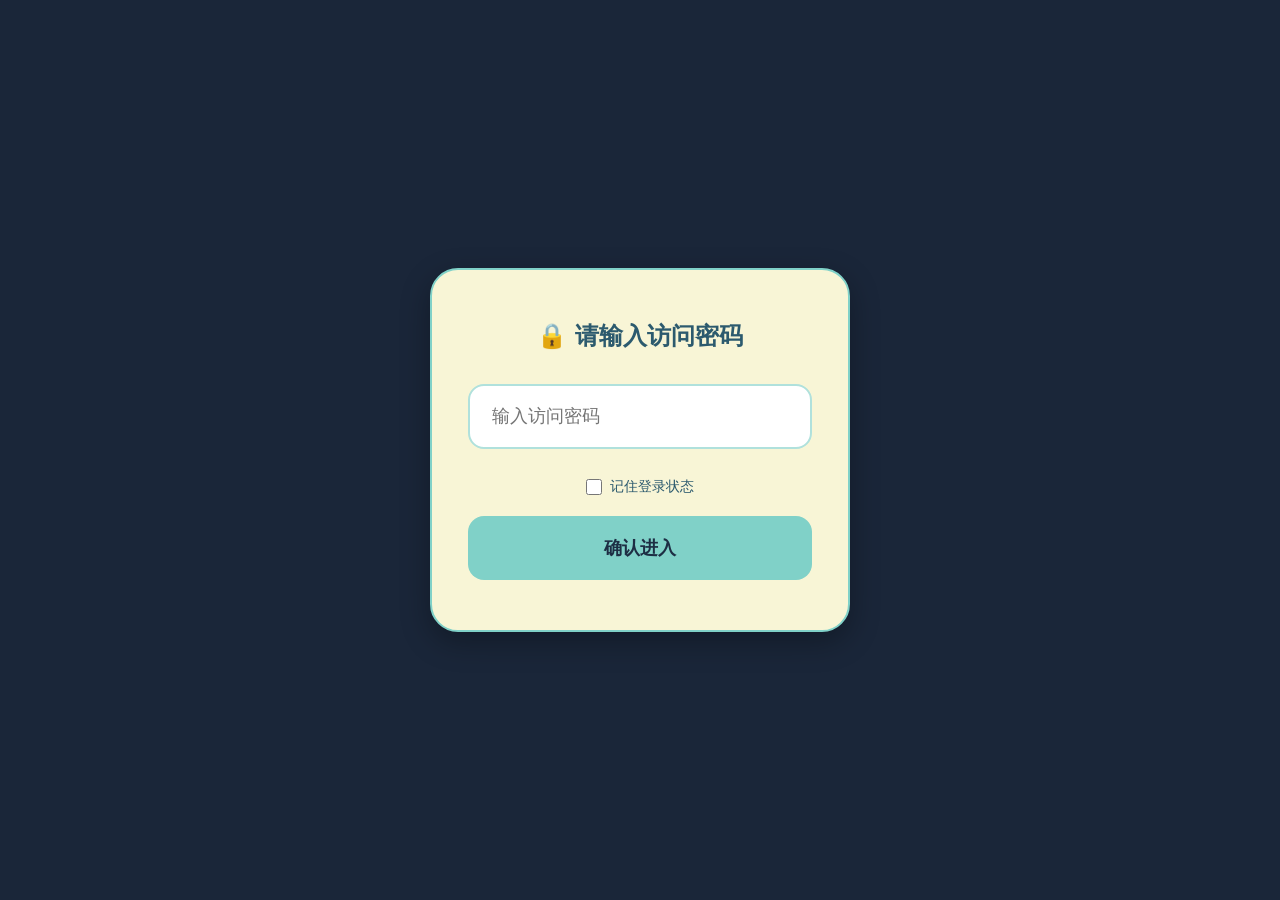
<file: index.html>
<!DOCTYPE html>
<html lang="zh-CN">
<head>
    <meta charset="UTF-8">
    <meta name="viewport" content="width=device-width, initial-scale=1.0, maximum-scale=1.5, user-scalable=yes, viewport-fit=cover">
    <title>访问验证</title>
    <style>
        * { margin:0; padding:0; box-sizing:border-box; }
        body {
            background:#1a2639;
            min-height:100vh;
            display:flex;
            justify-content:center;
            align-items:center;
            font-family:system-ui, -apple-system, 'Segoe UI', Roboto, sans-serif;
            padding:20px;
        }
        .login-box {
            background:#F8F5D6;
            padding:50px 36px;
            border-radius:28px;
            box-shadow:0 10px 30px rgba(0,0,0,0.3);
            text-align:center;
            width:100%;
            max-width:420px;
            border: 2px solid #80D1C8;
        }
        .login-box h2 {
            color:#2c5a6e;
            margin-bottom:32px;
            font-size:24px;
        }
        #pwd {
            width:100%;
            padding:20px 22px;
            border:2px solid #b0e1dc;
            border-radius:16px;
            font-size:18px;
            margin-bottom:28px;
            outline:none;
            background: white;
        }
        #pwd:focus {
            border-color:#80D1C8;
            box-shadow: 0 0 0 3px rgba(128, 209, 200, 0.2);
        }
        button {
            width:100%;
            padding:20px;
            background:#80D1C8;
            color:#1d2e44;
            border:none;
            border-radius:16px;
            font-size:18px;
            font-weight:bold;
            cursor:pointer;
            transition: background 0.2s;
        }
        button:hover {
            background:#6bb8af;
        }
        .error {
            color:red;
            margin-bottom:20px;
            font-size:15px;
        }
    </style>
</head>
<body>

<script>
// ============== 密码配置 ==============
const CORRECT_PWD = "888";
// ======================================

function isLoggedIn() {
    if (sessionStorage.getItem("auth") === "ok") return true;
    if (localStorage.getItem("auth_remember") === "ok") return true;
    return false;
}

function setLoggedIn(remember) {
    sessionStorage.setItem("auth", "ok");
    if (remember) localStorage.setItem("auth_remember", "ok");
}

function logout() {
    sessionStorage.removeItem("auth");
    localStorage.removeItem("auth_remember");
    showLogin();
}

function showMainPage() {
    document.body.innerHTML = `
        <style>
            * { margin:0; padding:0; box-sizing:border-box; -webkit-tap-highlight-color:transparent; }
            body { background:#1a2639; min-height:100vh; display:flex; align-items:center; justify-content:center; font-family:system-ui, -apple-system, 'Segoe UI', Roboto, sans-serif; padding:20px; }
            .nav-container { background:linear-gradient(145deg, #F8F5D6 0%, #e6e2c7 100%); width:100%; max-width:1200px; border-radius:48px; box-shadow:0 25px 45px rgba(0,0,0,0.5), 0 4px 12px rgba(0,10,30,0.3); padding:32px 28px; border:2px solid #80D1C8; transition:all 0.2s ease; }
            .title-section { text-align:center; margin-bottom:40px; }
            .title-section h1 { font-size:2.2rem; font-weight:800; color:#2c5a6e; letter-spacing:-0.01em; display:inline-flex; align-items:center; gap:12px; background:rgba(128, 209, 200, 0.1); padding:8px 28px; border-radius:80px; backdrop-filter:blur(2px); }
            .title-section h1 span { background:#80D1C8; color:#1d2e44; font-size:0.9rem; padding:5px 16px; border-radius:40px; font-weight:600; letter-spacing:normal; }
            .logout-area { text-align:right; margin-bottom:12px; }
            .logout-btn { background:#fefcf0; border:2px solid #b0e1dc; color:#2c5a6e; padding:6px 18px; border-radius:40px; font-size:0.85rem; cursor:pointer; font-weight:600; width:auto; display:inline-block; }
            .logout-btn:hover { background:#e6e2c7; }
            .calculators-grid { display:grid; grid-template-columns:repeat(auto-fit, minmax(280px, 1fr)); gap:28px; margin-top:16px; }
            .calc-card { background:#fefcf0; background:linear-gradient(135deg, #fefcf0 0%, #f8f5e6 100%); border-radius:36px; box-shadow:0 12px 24px rgba(0,0,0,0.08), 0 4px 8px rgba(0,0,0,0.02); transition:transform 0.2s cubic-bezier(0.2,0.9,0.4,1.1), box-shadow 0.25s ease; border:2px solid #b0e1dc; backdrop-filter:blur(2px); overflow:hidden; }
            .calc-card:hover { transform:translateY(-6px); box-shadow:0 24px 36px rgba(0,0,0,0.15), 0 6px 12px rgba(0,0,0,0.1); border-color:#80D1C8; }
            .calc-link { display:flex; flex-direction:column; align-items:center; justify-content:center; text-decoration:none; padding:36px 24px; width:100%; height:100%; background:transparent; text-align:center; }
            .card-icon { font-size:4.2rem; margin-bottom:20px; background:#fefcf0; width:100px; height:100px; display:flex; align-items:center; justify-content:center; border-radius:60px; box-shadow:inset 0 1px 3px #0001, 0 8px 14px rgba(0,0,0,0.05); transition:all 0.2s; border: 2px solid #b0e1dc; }
            .calc-name { font-size:1.8rem; font-weight:800; color:#2c5a6e; margin-bottom:12px; letter-spacing:-0.3px; background:linear-gradient(135deg, #2c5a6e, #1a3d4a); background-clip:text; -webkit-background-clip:text; color:transparent; }
            .arrow-hint { font-size:2rem; font-weight:300; color:#80D1C8; opacity:0.7; transition:opacity 0.2s, transform 0.2s; margin-top:8px; }
            .calc-card:hover .arrow-hint { opacity:1; transform:translateX(6px); }
            @media (max-width:700px) {
                body { padding:16px; }
                .nav-container { padding:24px 18px; border-radius:36px; }
                .title-section h1 { font-size:1.6rem; padding:5px 18px; gap:6px; flex-wrap:wrap; justify-content:center; }
                .calculators-grid { gap:20px; grid-template-columns:1fr; }
                .card-icon { width:80px; height:80px; font-size:3.4rem; }
                .calc-name { font-size:1.6rem; }
            }
        </style>
        <div class="nav-container">
            <div class="title-section">
                <h1>⚔️ 铃兰之剑 · 伤害计算<span>by：阿呆&铃兰之剑-爱与和平频道的小伙伴们</span></h1>
            </div>
            <div class="logout-area"><button class="logout-btn" onclick="logout()">🔓 退出登录</button></div>
            <div class="calculators-grid">
                <div class="calc-card">
                    <a href="damage/index.html" class="calc-link">
                        <div class="card-icon">💥</div>
                        <div class="calc-name">直伤计算器</div>
                        <div class="arrow-hint">→</div>
                    </a>
                </div>
                <div class="calc-card">
                    <a href="penetration/index.html" class="calc-link">
                        <div class="card-icon">🔻</div>
                        <div class="calc-name">穿伤计算器</div>
                        <div class="arrow-hint">→</div>
                    </a>
                </div>
                <div class="calc-card">
                    <a href="dot/index.html" class="calc-link">
                        <div class="card-icon">🔥</div>
                        <div class="calc-name">DOT计算器</div>
                        <div class="arrow-hint">→</div>
                    </a>
                </div>
            </div>
        </div>
    `;
}

function showLogin() {
    document.body.innerHTML = `
        <div class="login-box">
            <h2>🔒 请输入访问密码</h2>
            <div id="error" class="error"></div>
            <input type="password" id="pwd" placeholder="输入访问密码" autocomplete="off">
            <label style="display:flex;align-items:center;gap:8px;justify-content:center;margin-bottom:20px;color:#2c5a6e;font-size:0.9rem;cursor:pointer;">
                <input type="checkbox" id="rememberMe" style="width:16px;height:16px;accent-color:#80D1C8;cursor:pointer;"> 记住登录状态
            </label>
            <button onclick="check()">确认进入</button>
        </div>
    `;
    document.getElementById("pwd").addEventListener("keydown", function(e) {
        if (e.key === "Enter") check();
    });
}

function check() {
    let val = document.getElementById("pwd").value.trim();
    if (val === CORRECT_PWD) {
        setLoggedIn(document.getElementById("rememberMe").checked);
        showMainPage();
    } else {
        document.getElementById("error").innerText = "密码错误，请重试";
    }
}

if (isLoggedIn()) {
    showMainPage();
} else {
    showLogin();
}
</script>
</body>
</html>
</file>
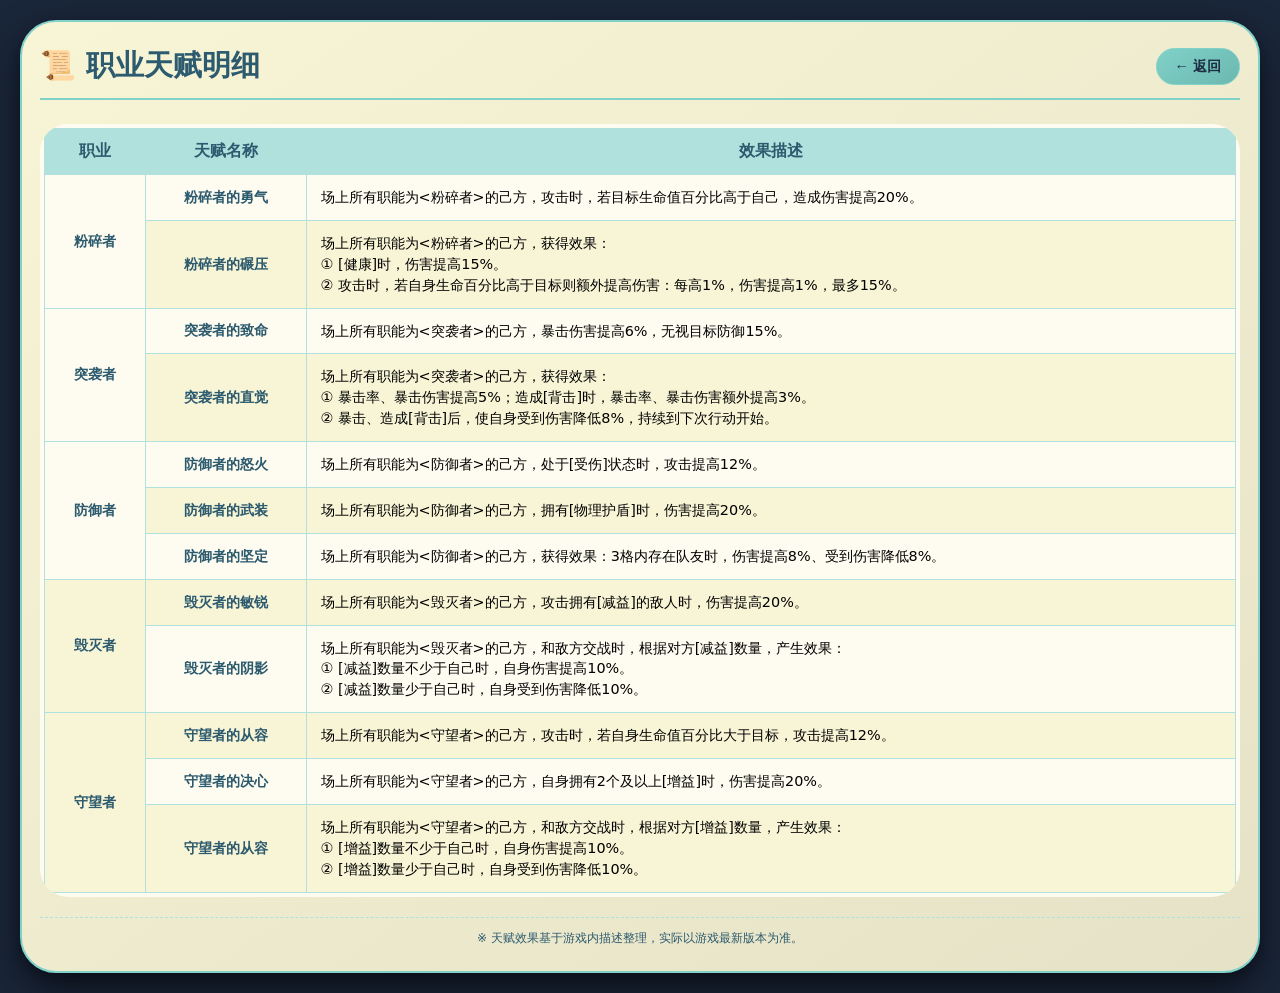
<file: talent.html>
<!DOCTYPE html>
<html lang="zh-CN">
<head>
    <meta charset="UTF-8">
    <meta name="viewport" content="width=device-width, initial-scale=1.0, maximum-scale=1.5, user-scalable=yes">
    <title>铃兰之剑 · 职业天赋明细</title>
    <style>
        * {
            margin: 0;
            padding: 0;
            box-sizing: border-box;
        }
        body {
            background: #1a2639;
            min-height: 100vh;
            display: flex;
            align-items: center;
            justify-content: center;
            font-family: system-ui, -apple-system, 'Segoe UI', Roboto, 'Helvetica Neue', sans-serif;
            padding: 20px;
        }
        .card {
            background: linear-gradient(145deg, #F8F5D6 0%, #e6e2c7 100%);
            width: 100%;
            max-width: 1300px;
            border-radius: 36px;
            box-shadow: 0 20px 40px rgba(0, 0, 0, 0.5), 0 4px 12px rgba(0, 10, 30, 0.3);
            padding: 24px 18px;
            border: 2px solid #80D1C8;
        }
        .header {
            display: flex;
            justify-content: space-between;
            align-items: center;
            flex-wrap: wrap;
            gap: 12px;
            margin-bottom: 24px;
            padding-bottom: 12px;
            border-bottom: 2px solid #80D1C8;
        }
        h1 {
            font-size: 1.8rem;
            font-weight: 700;
            color: #2c5a6e;
            margin: 0;
        }
        .back-btn {
            background: linear-gradient(145deg, #80D1C8, #6bb8af);
            color: #1d2e44;
            text-decoration: none;
            padding: 8px 18px;
            border-radius: 40px;
            font-size: 0.9rem;
            font-weight: 500;
            transition: background 0.2s;
            cursor: pointer;
            border: 1px solid #80D1C8;
            font-weight: 700;
        }
        .back-btn:hover {
            background: linear-gradient(145deg, #6bb8af, #5aa89f);
        }
        .table-wrapper {
            overflow-x: auto;
            border-radius: 28px;
            background: #fefcf0;
            padding: 4px;
        }
        table {
            width: 100%;
            border-collapse: collapse;
            font-size: 0.9rem;
            min-width: 700px;
        }
        th, td {
            border: 1px solid #b0e1dc;
            padding: 12px 14px;
            vertical-align: middle;  /* 垂直居中 */
        }
        th {
            background: #b0e1dc;
            font-weight: 700;
            color: #2c5a6e;
            font-size: 1rem;
            text-align: center;      /* 表头文字居中 */
        }
        /* 职业列和天赋名称列：水平居中 */
        .job-col, .name-col {
            text-align: center;
        }
        /* 描述列：左对齐，保持可读性 */
        .desc-col {
            text-align: left;
        }
        tr:nth-child(even) td {
            background: #f8f5d6;
        }
        .job-col {
            font-weight: 600;
            color: #2c5a6e;
            background-color: #fefcf0;
        }
        .name-col {
            font-weight: 600;
            color: #2c5a6e;
        }
        .desc-col {
            line-height: 1.45;
        }
        @media (max-width: 700px) {
            .card { padding: 18px 12px; }
            h1 { font-size: 1.4rem; }
            th, td { padding: 8px 10px; font-size: 0.8rem; }
        }
        .footnote {
            margin-top: 20px;
            color: #2c5a6e;
            font-size: 0.75rem;
            text-align: center;
            border-top: 1px dashed #b0e1dc;
            padding-top: 12px;
        }
    </style>
</head>
<body>
<div class="card">
    <div class="header">
        <h1>📜 职业天赋明细</h1>
        <button class="back-btn" onclick="goBack()">← 返回</button>
    </div>
    <div class="table-wrapper">
        <table>
            <thead>
                <tr>
                    <th>职业</th>
                    <th>天赋名称</th>
                    <th>效果描述</th>
                </tr>
            </thead>
            <tbody>
                <!-- 粉碎者（2个天赋） -->
                <tr>
                    <td class="job-col" rowspan="2">粉碎者</td>
                    <td class="name-col">粉碎者的勇气</td>
                    <td class="desc-col">场上所有职能为&lt;粉碎者&gt;的己方，攻击时，若目标生命值百分比高于自己，造成伤害提高20%。</td>
                </tr>
                <tr>
                    <td class="name-col">粉碎者的碾压</td>
                    <td class="desc-col">场上所有职能为&lt;粉碎者&gt;的己方，获得效果：<br>① [健康]时，伤害提高15%。<br>② 攻击时，若自身生命百分比高于目标则额外提高伤害：每高1%，伤害提高1%，最多15%。</td>
                </tr>
                <!-- 突袭者（2个天赋） -->
                <tr>
                    <td class="job-col" rowspan="2">突袭者</td>
                    <td class="name-col">突袭者的致命</td>
                    <td class="desc-col">场上所有职能为&lt;突袭者&gt;的己方，暴击伤害提高6%，无视目标防御15%。</td>
                </tr>
                <tr>
                    <td class="name-col">突袭者的直觉</td>
                    <td class="desc-col">场上所有职能为&lt;突袭者&gt;的己方，获得效果：<br>① 暴击率、暴击伤害提高5%；造成[背击]时，暴击率、暴击伤害额外提高3%。<br>② 暴击、造成[背击]后，使自身受到伤害降低8%，持续到下次行动开始。</td>
                </tr>
                <!-- 防御者（3个天赋） -->
                <tr>
                    <td class="job-col" rowspan="3">防御者</td>
                    <td class="name-col">防御者的怒火</td>
                    <td class="desc-col">场上所有职能为&lt;防御者&gt;的己方，处于[受伤]状态时，攻击提高12%。</td>
                </tr>
                <tr>
                    <td class="name-col">防御者的武装</td>
                    <td class="desc-col">场上所有职能为&lt;防御者&gt;的己方，拥有[物理护盾]时，伤害提高20%。</td>
                </tr>
                <tr>
                    <td class="name-col">防御者的坚定</td>
                    <td class="desc-col">场上所有职能为&lt;防御者&gt;的己方，获得效果：3格内存在队友时，伤害提高8%、受到伤害降低8%。</td>
                </tr>
                <!-- 毁灭者（2个天赋） -->
                <tr>
                    <td class="job-col" rowspan="2">毁灭者</td>
                    <td class="name-col">毁灭者的敏锐</td>
                    <td class="desc-col">场上所有职能为&lt;毁灭者&gt;的己方，攻击拥有[减益]的敌人时，伤害提高20%。</td>
                </tr>
                <tr>
                    <td class="name-col">毁灭者的阴影</td>
                    <td class="desc-col">场上所有职能为&lt;毁灭者&gt;的己方，和敌方交战时，根据对方[减益]数量，产生效果：<br>① [减益]数量不少于自己时，自身伤害提高10%。<br>② [减益]数量少于自己时，自身受到伤害降低10%。</td>
                </tr>
                <!-- 守望者（3个天赋） -->
                <tr>
                    <td class="job-col" rowspan="3">守望者</td>
                    <td class="name-col">守望者的从容</td>
                    <td class="desc-col">场上所有职能为&lt;守望者&gt;的己方，攻击时，若自身生命值百分比大于目标，攻击提高12%。</td>
                </tr>
                <tr>
                    <td class="name-col">守望者的决心</td>
                    <td class="desc-col">场上所有职能为&lt;守望者&gt;的己方，自身拥有2个及以上[增益]时，伤害提高20%。</td>
                </tr>
                <tr>
                    <td class="name-col">守望者的从容</td>
                    <td class="desc-col">场上所有职能为&lt;守望者&gt;的己方，和敌方交战时，根据对方[增益]数量，产生效果：<br>① [增益]数量不少于自己时，自身伤害提高10%。<br>② [增益]数量少于自己时，自身受到伤害降低10%。</td>
                </tr>
            </tbody>
        </table>
    </div>
    <div class="footnote">※ 天赋效果基于游戏内描述整理，实际以游戏最新版本为准。</div>
</div>
<script>
    function goBack() {
        if (document.referrer && document.referrer.includes(window.location.host)) {
            window.history.back();
        } else {
            window.location.href = 'index.html';
        }
    }
</script>
</body>
</html>
</file>
